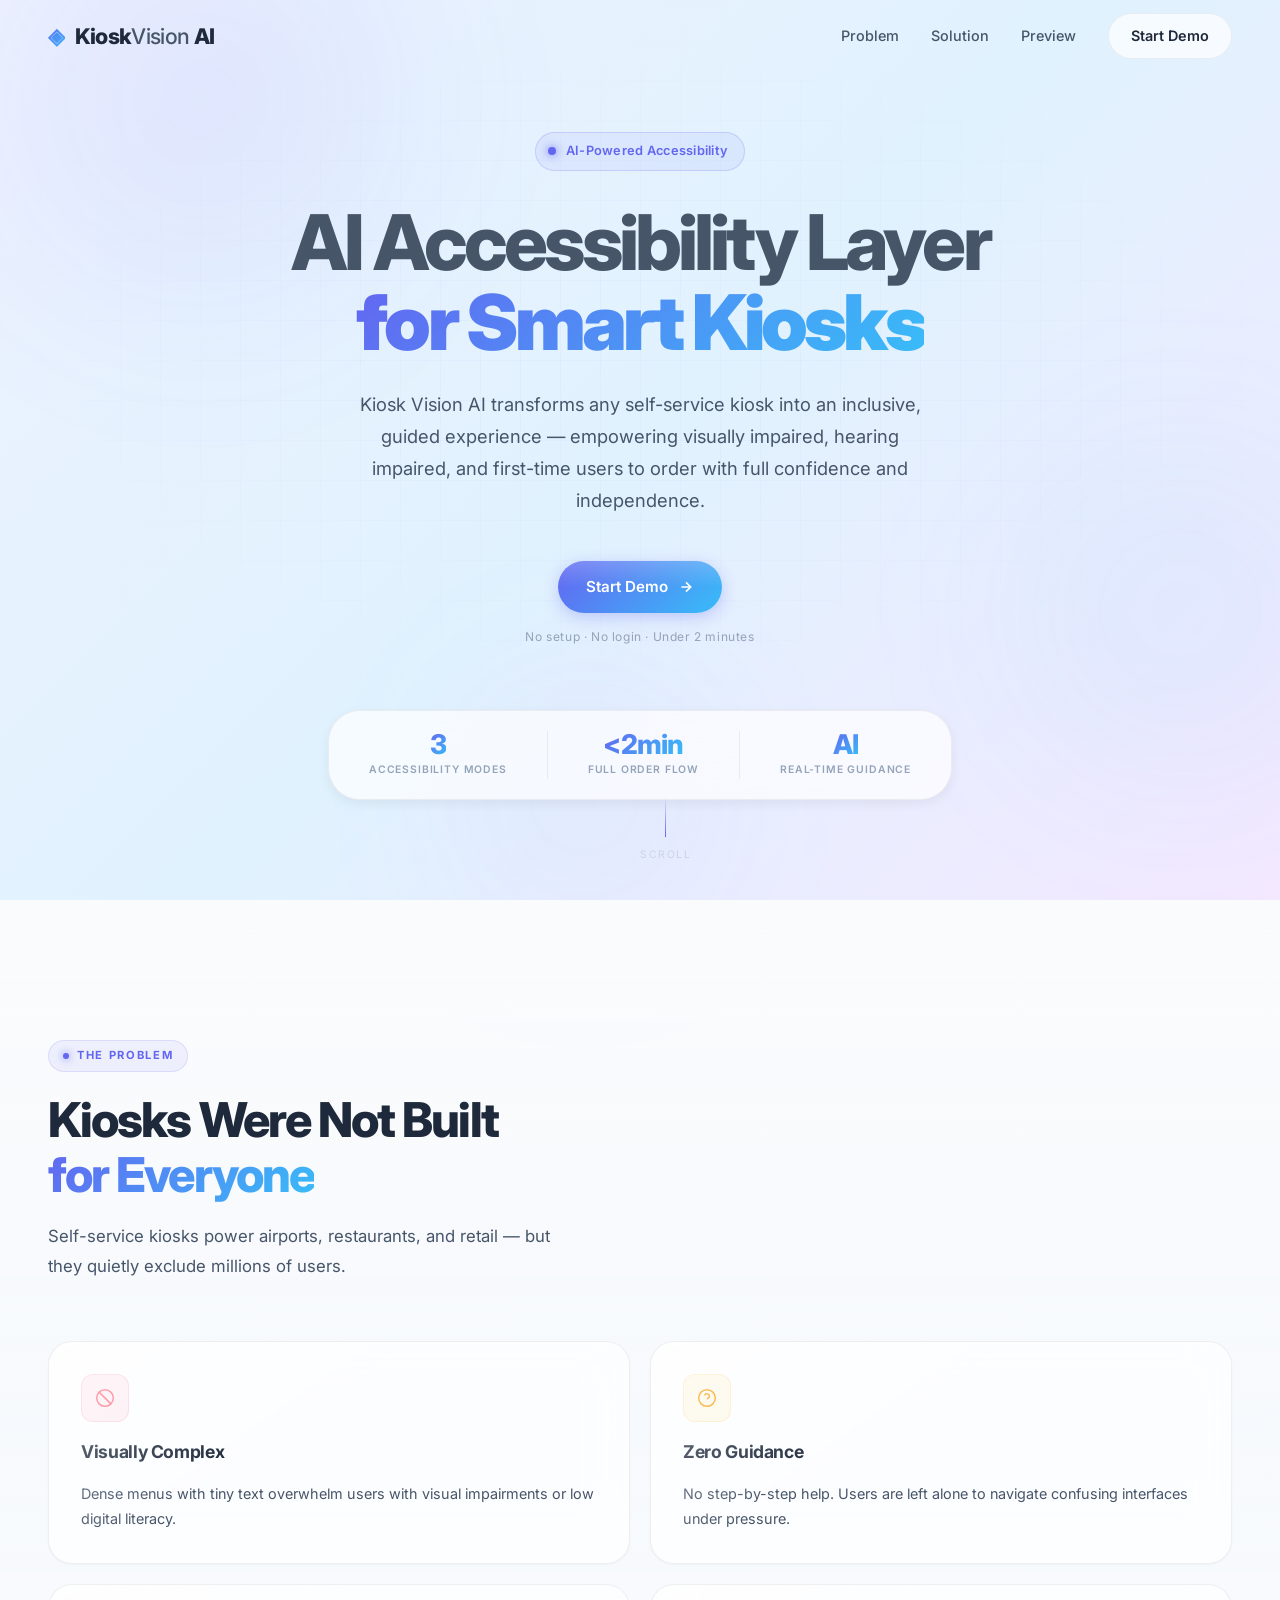
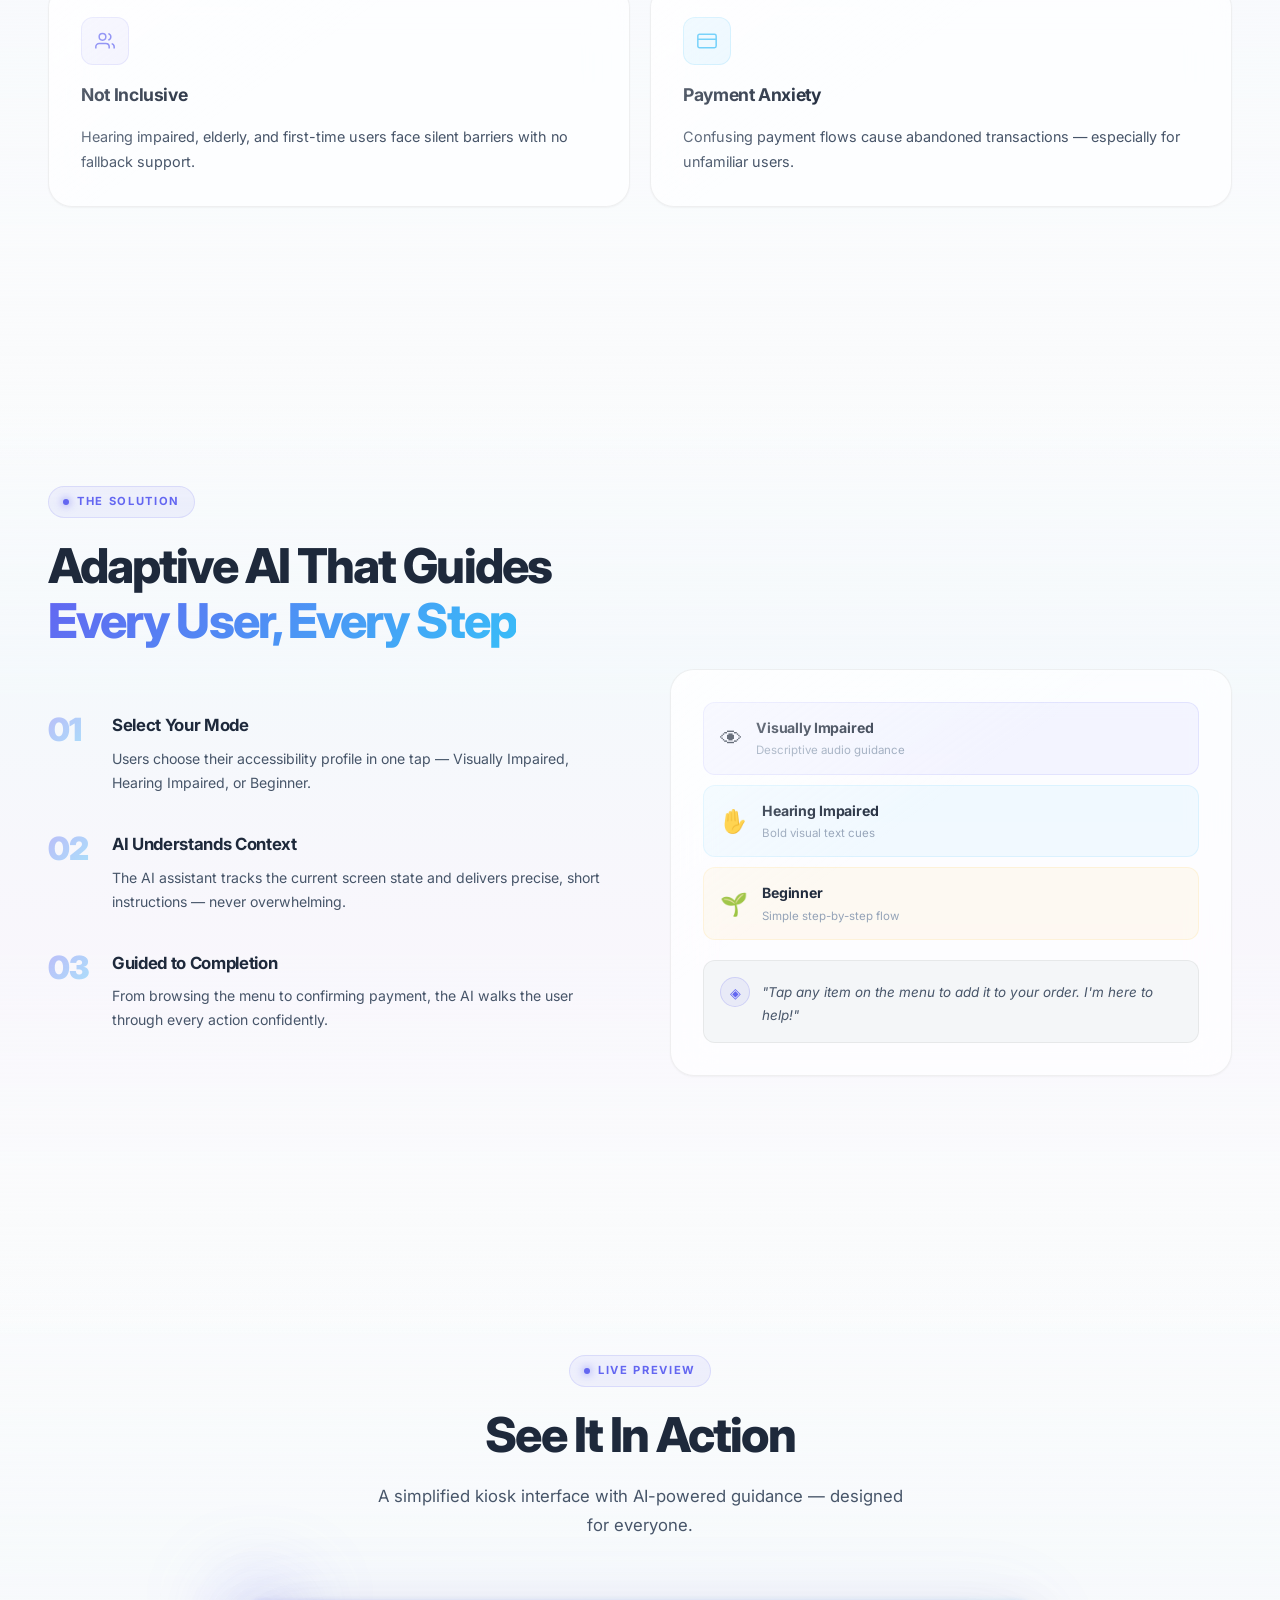
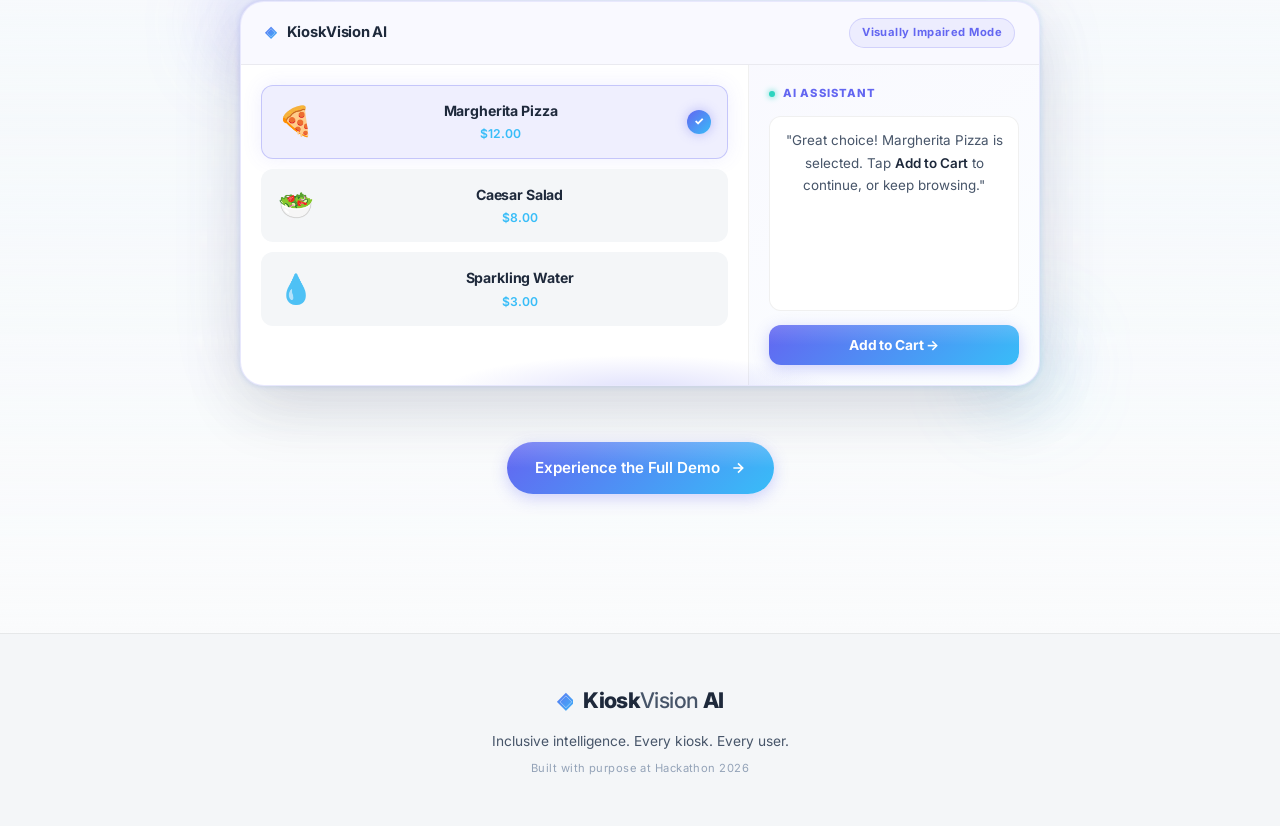
<file: index.html>
<!DOCTYPE html>
<html lang="en">
<head>
  <meta charset="UTF-8" />
  <meta name="viewport" content="width=device-width, initial-scale=1.0" />
  <meta name="description" content="Kiosk Vision AI — An AI-powered accessibility layer that transforms any self-service kiosk into an inclusive, guided, and frictionless experience for everyone." />
  <title>Kiosk Vision AI — Inclusive Kiosk Intelligence</title>
  <link rel="preconnect" href="https://fonts.googleapis.com" />
  <link rel="preconnect" href="https://fonts.gstatic.com" crossorigin />
  <link href="https://fonts.googleapis.com/css2?family=Inter:wght@300;400;500;600;700;800;900&family=Space+Grotesk:wght@400;500;600;700;800&display=swap" rel="stylesheet" />
  <link rel="stylesheet" href="styles.css" />
</head>
<body>

  <!-- ─── Background Layers ─── -->
  <div class="bg-layer" aria-hidden="true">
    <div class="bg-gradient"></div>
    <div class="bg-orb bg-orb-1"></div>
    <div class="bg-orb bg-orb-2"></div>
    <div class="bg-orb bg-orb-3"></div>
    <div class="bg-grid"></div>
  </div>

  <!-- ─── Navigation ─── -->
  <nav class="navbar" id="navbar">
    <div class="nav-inner">
      <div class="nav-logo">
        <span class="logo-icon" aria-hidden="true">◈</span>
        <span class="logo-text">Kiosk<span class="logo-accent">Vision</span> AI</span>
      </div>
      <div class="nav-links">
        <a href="#problem" class="nav-link">Problem</a>
        <a href="#solution" class="nav-link">Solution</a>
        <a href="#preview" class="nav-link">Preview</a>
        <a href="demo.html" class="btn-nav" id="nav-cta">Start Demo</a>
      </div>
    </div>
  </nav>

  <!-- ─── HERO SECTION ─── -->
  <section class="hero" id="hero" aria-labelledby="hero-headline">
    <div class="hero-inner">

      <div class="hero-badge animate-fade-up" style="--delay: 0s">
        <span class="badge-dot"></span>
        <span>AI-Powered Accessibility</span>
      </div>

      <h1 class="hero-headline animate-fade-up" id="hero-headline" style="--delay: 0.1s">
        <span class="hero-headline-line1">AI Accessibility Layer</span><br />
        <span class="gradient-text">for Smart Kiosks</span>
      </h1>

      <p class="hero-subtext animate-fade-up" style="--delay: 0.2s">
        Kiosk Vision AI transforms any self-service kiosk into an inclusive, guided experience — empowering visually impaired, hearing impaired, and first-time users to order with full confidence and independence.
      </p>

      <div class="hero-cta animate-fade-up" style="--delay: 0.3s">
        <a href="demo.html" class="btn-primary" id="hero-start-demo">
          <span>Start Demo</span>
          <svg class="btn-arrow" viewBox="0 0 24 24" fill="none" stroke="currentColor" stroke-width="2.5" aria-hidden="true"><path d="M5 12h14M12 5l7 7-7 7"/></svg>
        </a>
        <span class="hero-cta-note">No setup · No login · Under 2 minutes</span>
      </div>

      <div class="hero-stats animate-fade-up" style="--delay: 0.45s">
        <div class="stat-pill">
          <span class="stat-num">3</span>
          <span class="stat-label">Accessibility Modes</span>
        </div>
        <div class="stat-divider" aria-hidden="true"></div>
        <div class="stat-pill">
          <span class="stat-num">&lt;2min</span>
          <span class="stat-label">Full Order Flow</span>
        </div>
        <div class="stat-divider" aria-hidden="true"></div>
        <div class="stat-pill">
          <span class="stat-num">AI</span>
          <span class="stat-label">Real-time Guidance</span>
        </div>
      </div>

    </div>

    <!-- Scroll indicator -->
    <div class="scroll-hint animate-fade-up" style="--delay: 0.7s" aria-hidden="true">
      <div class="scroll-line"></div>
      <span>Scroll</span>
    </div>
  </section>

  <!-- ─── PROBLEM SECTION ─── -->
  <section class="section problem-section" id="problem" aria-labelledby="problem-headline">
    <div class="section-inner">

      <div class="section-label animate-on-scroll">The Problem</div>
      <h2 class="section-headline animate-on-scroll" id="problem-headline">
        Kiosks Were Not Built<br /><span class="gradient-text">for Everyone</span>
      </h2>
      <p class="section-subtext animate-on-scroll">
        Self-service kiosks power airports, restaurants, and retail — but they quietly exclude millions of users.
      </p>

      <div class="problem-grid">

        <div class="glass-card problem-card animate-on-scroll" style="--card-delay: 0s">
          <div class="card-icon-wrap problem-icon-1" aria-hidden="true">
            <svg viewBox="0 0 24 24" fill="none" stroke="currentColor" stroke-width="1.8"><circle cx="12" cy="12" r="10"/><line x1="4.93" y1="4.93" x2="19.07" y2="19.07"/></svg>
          </div>
          <h3>Visually Complex</h3>
          <p>Dense menus with tiny text overwhelm users with visual impairments or low digital literacy.</p>
        </div>

        <div class="glass-card problem-card animate-on-scroll" style="--card-delay: 0.1s">
          <div class="card-icon-wrap problem-icon-2" aria-hidden="true">
            <svg viewBox="0 0 24 24" fill="none" stroke="currentColor" stroke-width="1.8"><path d="M9.09 9a3 3 0 0 1 5.83 1c0 2-3 3-3 3"/><circle cx="12" cy="12" r="10"/><line x1="12" y1="17" x2="12.01" y2="17"/></svg>
          </div>
          <h3>Zero Guidance</h3>
          <p>No step-by-step help. Users are left alone to navigate confusing interfaces under pressure.</p>
        </div>

        <div class="glass-card problem-card animate-on-scroll" style="--card-delay: 0.2s">
          <div class="card-icon-wrap problem-icon-3" aria-hidden="true">
            <svg viewBox="0 0 24 24" fill="none" stroke="currentColor" stroke-width="1.8"><path d="M17 21v-2a4 4 0 0 0-4-4H5a4 4 0 0 0-4 4v2"/><circle cx="9" cy="7" r="4"/><path d="M23 21v-2a4 4 0 0 0-3-3.87M16 3.13a4 4 0 0 1 0 7.75"/></svg>
          </div>
          <h3>Not Inclusive</h3>
          <p>Hearing impaired, elderly, and first-time users face silent barriers with no fallback support.</p>
        </div>

        <div class="glass-card problem-card animate-on-scroll" style="--card-delay: 0.3s">
          <div class="card-icon-wrap problem-icon-4" aria-hidden="true">
            <svg viewBox="0 0 24 24" fill="none" stroke="currentColor" stroke-width="1.8"><rect x="1" y="4" width="22" height="16" rx="2" ry="2"/><line x1="1" y1="10" x2="23" y2="10"/></svg>
          </div>
          <h3>Payment Anxiety</h3>
          <p>Confusing payment flows cause abandoned transactions — especially for unfamiliar users.</p>
        </div>

      </div>
    </div>
  </section>

  <!-- ─── SOLUTION SECTION ─── -->
  <section class="section solution-section" id="solution" aria-labelledby="solution-headline">
    <div class="section-inner">

      <div class="section-label animate-on-scroll">The Solution</div>
      <h2 class="section-headline animate-on-scroll" id="solution-headline">
        Adaptive AI That Guides<br /><span class="gradient-text">Every User, Every Step</span>
      </h2>

      <div class="solution-layout">

        <div class="solution-features">

          <div class="sol-feature animate-on-scroll" style="--card-delay: 0s">
            <div class="sol-feature-num">01</div>
            <div class="sol-feature-body">
              <h3>Select Your Mode</h3>
              <p>Users choose their accessibility profile in one tap — Visually Impaired, Hearing Impaired, or Beginner.</p>
            </div>
          </div>

          <div class="sol-feature animate-on-scroll" style="--card-delay: 0.1s">
            <div class="sol-feature-num">02</div>
            <div class="sol-feature-body">
              <h3>AI Understands Context</h3>
              <p>The AI assistant tracks the current screen state and delivers precise, short instructions — never overwhelming.</p>
            </div>
          </div>

          <div class="sol-feature animate-on-scroll" style="--card-delay: 0.2s">
            <div class="sol-feature-num">03</div>
            <div class="sol-feature-body">
              <h3>Guided to Completion</h3>
              <p>From browsing the menu to confirming payment, the AI walks the user through every action confidently.</p>
            </div>
          </div>

        </div>

        <div class="solution-visual animate-on-scroll glass-card" style="--card-delay: 0.15s" aria-label="Illustration of AI guidance modes">
          <div class="mode-cards">
            <div class="mode-chip mode-visual">
              <span class="mode-chip-icon" aria-hidden="true">👁</span>
              <div>
                <div class="mode-chip-title">Visually Impaired</div>
                <div class="mode-chip-desc">Descriptive audio guidance</div>
              </div>
            </div>
            <div class="mode-chip mode-hearing">
              <span class="mode-chip-icon" aria-hidden="true">✋</span>
              <div>
                <div class="mode-chip-title">Hearing Impaired</div>
                <div class="mode-chip-desc">Bold visual text cues</div>
              </div>
            </div>
            <div class="mode-chip mode-beginner">
              <span class="mode-chip-icon" aria-hidden="true">🌱</span>
              <div>
                <div class="mode-chip-title">Beginner</div>
                <div class="mode-chip-desc">Simple step-by-step flow</div>
              </div>
            </div>
          </div>
          <div class="ai-chat-preview" aria-label="AI assistant preview">
            <div class="chat-bubble ai-bubble">
              <span class="chat-avatar" aria-hidden="true">◈</span>
              <span>"Tap any item on the menu to add it to your order. I'm here to help!"</span>
            </div>
          </div>
        </div>

      </div>
    </div>
  </section>

  <!-- ─── VISUAL PREVIEW SECTION ─── -->
  <section class="section preview-section" id="preview" aria-labelledby="preview-headline">
    <div class="section-inner">

      <div class="section-label animate-on-scroll">Live Preview</div>
      <h2 class="section-headline animate-on-scroll" id="preview-headline">
        See It In Action
      </h2>
      <p class="section-subtext animate-on-scroll">
        A simplified kiosk interface with AI-powered guidance — designed for everyone.
      </p>

      <div class="kiosk-frame-wrap animate-on-scroll">
        <div class="kiosk-frame" role="img" aria-label="Mock kiosk interface with AI assistant panel">

          <!-- Mock Kiosk Header -->
          <div class="kiosk-header">
            <div class="kiosk-brand">
              <span class="kiosk-brand-icon" aria-hidden="true">◈</span>
              <span>KioskVision AI</span>
            </div>
            <div class="kiosk-mode-badge">Visually Impaired Mode</div>
          </div>

          <!-- Mock Menu Items -->
          <div class="kiosk-body">
            <div class="kiosk-menu">
              <div class="kiosk-item kiosk-item-selected" aria-label="Margherita Pizza, $12, selected">
                <div class="kiosk-item-emoji" aria-hidden="true">🍕</div>
                <div class="kiosk-item-info">
                  <div class="kiosk-item-name">Margherita Pizza</div>
                  <div class="kiosk-item-price">$12.00</div>
                </div>
                <div class="kiosk-item-check" aria-hidden="true">✓</div>
              </div>
              <div class="kiosk-item" aria-label="Caesar Salad, $8">
                <div class="kiosk-item-emoji" aria-hidden="true">🥗</div>
                <div class="kiosk-item-info">
                  <div class="kiosk-item-name">Caesar Salad</div>
                  <div class="kiosk-item-price">$8.00</div>
                </div>
              </div>
              <div class="kiosk-item" aria-label="Sparkling Water, $3">
                <div class="kiosk-item-emoji" aria-hidden="true">💧</div>
                <div class="kiosk-item-info">
                  <div class="kiosk-item-name">Sparkling Water</div>
                  <div class="kiosk-item-price">$3.00</div>
                </div>
              </div>
            </div>

            <!-- AI Panel -->
            <div class="kiosk-ai-panel">
              <div class="kiosk-ai-header">
                <span class="kiosk-ai-dot" aria-hidden="true"></span>
                <span>AI Assistant</span>
              </div>
              <div class="kiosk-ai-message">
                "Great choice! Margherita Pizza is selected. Tap <strong>Add to Cart</strong> to continue, or keep browsing."
              </div>
              <button class="kiosk-ai-btn" aria-label="Add Margherita Pizza to cart">Add to Cart →</button>
            </div>
          </div>

          <!-- Kiosk Glow -->
          <div class="kiosk-glow" aria-hidden="true"></div>
        </div>

        <!-- Frame Decorations -->
        <div class="frame-deco frame-deco-tl" aria-hidden="true"></div>
        <div class="frame-deco frame-deco-br" aria-hidden="true"></div>
      </div>

      <div class="preview-cta animate-on-scroll">
        <a href="demo.html" class="btn-primary" id="preview-start-demo">
          <span>Experience the Full Demo</span>
          <svg class="btn-arrow" viewBox="0 0 24 24" fill="none" stroke="currentColor" stroke-width="2.5" aria-hidden="true"><path d="M5 12h14M12 5l7 7-7 7"/></svg>
        </a>
      </div>

    </div>
  </section>

  <!-- ─── FOOTER ─── -->
  <footer class="footer">
    <div class="footer-inner">
      <div class="footer-logo">
        <span class="logo-icon" aria-hidden="true">◈</span>
        <span class="logo-text">Kiosk<span class="logo-accent">Vision</span> AI</span>
      </div>
      <p class="footer-tagline">Inclusive intelligence. Every kiosk. Every user.</p>
      <p class="footer-copy">Built with purpose at Hackathon 2026</p>
    </div>
  </footer>

  <script src="app.js"></script>
</body>
</html>
</file>
<file: styles.css>
/* ================================================================
   KIOSK VISION AI — Premium Light Theme
   Design: Apple / Stripe / Linear inspired
   ================================================================ */

:root {
  /* Light Theme Colors */
  --bg-base: #FAFBFC;
  --bg-elevated: #FFFFFF;
  --bg-subtle: #F4F6F8;
  
  /* Soft Accent Palette */
  --primary: #6366F1;
  --primary-light: #818CF8;
  --primary-soft: rgba(99, 102, 241, 0.08);
  --accent-blue: #38BDF8;
  --accent-purple: #A78BFA;
  --accent-teal: #2DD4BF;
  --accent-rose: #FB7185;
  
  /* Text Hierarchy */
  --text-primary: #1E293B;
  --text-secondary: #475569;
  --text-muted: #94A3B8;
  --text-light: #CBD5E1;
  
  /* Glass Effect (Light) */
  --glass-bg: rgba(255, 255, 255, 0.7);
  --glass-bg-hover: rgba(255, 255, 255, 0.85);
  --glass-border: rgba(0, 0, 0, 0.06);
  --glass-border-hover: rgba(99, 102, 241, 0.15);
  
  /* Gradients */
  --grad-brand: linear-gradient(135deg, #6366F1 0%, #38BDF8 100%);
  --grad-soft: linear-gradient(180deg, #FFFFFF 0%, #F4F6F8 100%);
  --grad-hero: linear-gradient(135deg, #EEF2FF 0%, #E0F2FE 50%, #F3E8FF 100%);
  
  /* Typography */
  --f-display: 'Inter', -apple-system, BlinkMacSystemFont, sans-serif;
  --f-body: 'Inter', -apple-system, BlinkMacSystemFont, sans-serif;
  
  /* Easings */
  --ease-smooth: cubic-bezier(0.4, 0, 0.2, 1);
  --ease-out: cubic-bezier(0.16, 1, 0.3, 1);
  --ease-bounce: cubic-bezier(0.34, 1.56, 0.64, 1);
  
  /* Radius */
  --r-sm: 8px;
  --r-md: 12px;
  --r-lg: 16px;
  --r-xl: 24px;
  --r-2xl: 32px;
  --r-full: 9999px;
  
  /* Shadows - Layered for depth */
  --shadow-sm: 0 1px 2px rgba(0, 0, 0, 0.04);
  --shadow-md: 0 4px 12px rgba(0, 0, 0, 0.06);
  --shadow-lg: 0 12px 40px rgba(0, 0, 0, 0.08);
  --shadow-xl: 0 24px 60px rgba(0, 0, 0, 0.12);
  --shadow-glow: 0 0 40px rgba(99, 102, 241, 0.15);
  
  /* Spacing */
  --space-section: 120px;
  --header-height: 72px;
}

/* ── Reset & Base ── */
*, *::before, *::after { box-sizing: border-box; margin: 0; padding: 0; }

html {
  scroll-behavior: smooth;
  font-size: 16px;
  -webkit-text-size-adjust: 100%;
}

body {
  font-family: var(--f-body);
  background: var(--bg-base);
  color: var(--text-primary);
  line-height: 1.6;
  overflow-x: hidden;
  position: relative;
  min-height: 100vh;
  -webkit-font-smoothing: antialiased;
  -moz-osx-font-smoothing: grayscale;
  transition: opacity 0.4s var(--ease-smooth);
}

body.page-leave { opacity: 0; }
a { text-decoration: none; color: inherit; }
svg, img { display: block; }
strong { font-weight: 600; color: var(--text-primary); }

/* ================================================================
   BACKGROUND - Soft Gradient Layers
   ================================================================ */
.bg-layer {
  position: fixed;
  inset: 0;
  z-index: -1;
  pointer-events: none;
  background: var(--grad-hero);
}

.bg-gradient {
  position: absolute;
  width: 100%;
  height: 100%;
  background: var(--grad-hero);
  opacity: 1;
}

.bg-orb {
  position: absolute;
  border-radius: 50%;
  filter: blur(80px);
  opacity: 0.5;
  will-change: transform;
  animation: orb-float 20s ease-in-out infinite;
}

.bg-orb-1 {
  width: 600px;
  height: 600px;
  top: -200px;
  left: -100px;
  background: radial-gradient(circle, rgba(99, 102, 241, 0.2) 0%, transparent 70%);
}

.bg-orb-2 {
  width: 500px;
  height: 500px;
  top: 40%;
  right: -150px;
  background: radial-gradient(circle, rgba(56, 189, 248, 0.18) 0%, transparent 70%);
  animation-delay: -8s;
}

.bg-orb-3 {
  width: 400px;
  height: 400px;
  bottom: -100px;
  left: 30%;
  background: radial-gradient(circle, rgba(167, 139, 250, 0.15) 0%, transparent 70%);
  animation-delay: -4s;
}

.bg-grid {
  position: absolute;
  inset: 0;
  background-image: 
    linear-gradient(rgba(99, 102, 241, 0.03) 1px, transparent 1px),
    linear-gradient(90deg, rgba(99, 102, 241, 0.03) 1px, transparent 1px);
  background-size: 40px 40px;
  mask-image: radial-gradient(ellipse 80% 60% at 50% 40%, black 20%, transparent 70%);
  -webkit-mask-image: radial-gradient(ellipse 80% 60% at 50% 40%, black 20%, transparent 70%);
}

@keyframes orb-float {
  0%, 100% { transform: translate(0, 0) scale(1); }
  33% { transform: translate(20px, -30px) scale(1.03); }
  66% { transform: translate(-15px, 20px) scale(0.98); }
}

/* ================================================================
   NAVBAR - Glassmorphism Light
   ================================================================ */
.navbar {
  position: fixed;
  top: 0;
  left: 0;
  right: 0;
  z-index: 200;
  padding: 0 48px;
  transition: all 0.4s var(--ease-smooth);
}

.navbar.scrolled {
  background: var(--glass-bg);
  backdrop-filter: blur(20px) saturate(180%);
  -webkit-backdrop-filter: blur(20px) saturate(180%);
  box-shadow: var(--shadow-sm);
  border-bottom: 1px solid var(--glass-border);
}

.nav-inner {
  max-width: 1200px;
  margin: 0 auto;
  height: var(--header-height);
  display: flex;
  align-items: center;
  justify-content: space-between;
}

/* Logo */
.nav-logo {
  display: flex;
  align-items: center;
  gap: 10px;
  font-family: var(--f-display);
  font-weight: 700;
  font-size: 1.15rem;
  letter-spacing: -0.02em;
}

.logo-icon {
  font-size: 1.4rem;
  background: var(--grad-brand);
  -webkit-background-clip: text;
  -webkit-text-fill-color: transparent;
  background-clip: text;
}

.logo-text {
  font-family: var(--f-display);
  font-weight: 800;
  font-size: 1.35rem;
  letter-spacing: -0.03em;
  color: var(--text-primary);
}

.logo-accent {
  font-weight: 500;
  color: var(--text-secondary);
}

/* Nav Links */
.nav-links {
  display: flex;
  align-items: center;
  gap: 32px;
}

.nav-link {
  font-size: 0.9rem;
  font-weight: 500;
  color: var(--text-secondary);
  position: relative;
  padding: 6px 0;
  transition: color 0.25s var(--ease-smooth);
}

.nav-link:hover {
  color: var(--text-primary);
}

.nav-link::after {
  content: '';
  position: absolute;
  bottom: 0;
  left: 0;
  width: 0;
  height: 2px;
  background: var(--grad-brand);
  border-radius: 2px;
  transition: width 0.3s var(--ease-out);
}

.nav-link:hover::after {
  width: 100%;
}

/* Nav CTA Button */
.btn-nav {
  display: inline-flex;
  align-items: center;
  justify-content: center;
  padding: 10px 22px;
  border-radius: var(--r-full);
  font-family: var(--f-display);
  font-size: 0.9rem;
  font-weight: 600;
  background: var(--glass-bg);
  border: 1px solid var(--glass-border);
  color: var(--text-primary);
  cursor: pointer;
  transition: all 0.3s var(--ease-out);
}

.btn-nav:hover {
  background: var(--glass-bg-hover);
  border-color: var(--glass-border-hover);
  transform: translateY(-2px);
  box-shadow: var(--shadow-md);
}

/* ================================================================
   BUTTONS - Primary
   ================================================================ */
.btn-primary {
  display: inline-flex;
  align-items: center;
  justify-content: center;
  gap: 10px;
  padding: 14px 28px;
  border-radius: var(--r-full);
  font-family: var(--f-display);
  font-size: 0.95rem;
  font-weight: 600;
  background: var(--grad-brand);
  color: white;
  border: none;
  cursor: pointer;
  position: relative;
  overflow: hidden;
  transition: all 0.4s var(--ease-out);
  box-shadow: 0 4px 16px rgba(99, 102, 241, 0.3);
}

.btn-primary::before {
  content: '';
  position: absolute;
  inset: 0;
  background: linear-gradient(180deg, rgba(255,255,255,0.2) 0%, transparent 50%);
  pointer-events: none;
}

.btn-primary:hover {
  transform: translateY(-3px) scale(1.02);
  box-shadow: 0 8px 30px rgba(99, 102, 241, 0.4);
}

.btn-primary:active {
  transform: scale(0.97);
  transition: transform 0.1s;
}

.btn-arrow {
  width: 16px;
  height: 16px;
  flex-shrink: 0;
  transition: transform 0.25s var(--ease-out);
}

.btn-primary:hover .btn-arrow {
  transform: translateX(4px);
}

/* ================================================================
   GRADIENT TEXT
   ================================================================ */
.gradient-text {
  background: var(--grad-brand);
  -webkit-background-clip: text;
  -webkit-text-fill-color: transparent;
  background-clip: text;
}

/* ================================================================
   SECTIONS - Stacked Scroll Effect
   ================================================================ */
.section {
  position: relative;
  z-index: 1;
  padding: var(--space-section) 48px;
  margin-bottom: -1px;
}

.section-inner {
  max-width: 1200px;
  margin: 0 auto;
}

/* Stacked scroll effect - sections overlap slightly */
.hero,
.section {
  position: relative;
}

.hero {
  min-height: 100vh;
  display: flex;
  flex-direction: column;
  align-items: center;
  justify-content: center;
  text-align: center;
  padding: calc(var(--header-height) + 60px) 48px 100px;
}

/* Stacked section effect */
.section {
  padding-top: 140px;
  padding-bottom: 140px;
  background: var(--bg-base);
  clip-path: inset(0 0 -2px 0);
}

.section::before {
  content: '';
  position: absolute;
  top: 0;
  left: 0;
  right: 0;
  height: 120px;
  background: linear-gradient(to bottom, var(--bg-base), transparent);
  pointer-events: none;
  z-index: 2;
}

/* Section Label */
.section-label {
  display: inline-flex;
  align-items: center;
  gap: 8px;
  font-family: var(--f-display);
  font-size: 0.7rem;
  font-weight: 700;
  letter-spacing: 0.15em;
  text-transform: uppercase;
  color: var(--primary);
  margin-bottom: 20px;
  padding: 6px 14px;
  background: var(--primary-soft);
  border: 1px solid rgba(99, 102, 241, 0.15);
  border-radius: var(--r-full);
}

.section-label::before {
  content: '';
  width: 6px;
  height: 6px;
  border-radius: 50%;
  background: var(--primary);
  box-shadow: 0 0 8px var(--primary);
}

/* Section Headline */
.section-headline {
  font-family: var(--f-display);
  font-size: clamp(2rem, 4vw, 3rem);
  font-weight: 800;
  line-height: 1.15;
  letter-spacing: -0.04em;
  margin-bottom: 20px;
  color: var(--text-primary);
}

/* Section Subtext */
.section-subtext {
  font-size: 1.05rem;
  font-weight: 400;
  color: var(--text-secondary);
  line-height: 1.75;
  max-width: 540px;
  margin-bottom: 60px;
}

/* ================================================================
   HERO
   ================================================================ */
.hero-inner {
  position: relative;
  z-index: 1;
  max-width: 840px;
  margin: 0 auto;
  display: flex;
  flex-direction: column;
  align-items: center;
}

/* Hero Badge */
.hero-badge {
  display: inline-flex;
  align-items: center;
  gap: 10px;
  padding: 8px 16px 8px 12px;
  background: var(--primary-soft);
  border: 1px solid rgba(99, 102, 241, 0.2);
  border-radius: var(--r-full);
  font-family: var(--f-display);
  font-size: 0.8rem;
  font-weight: 600;
  color: var(--primary);
  letter-spacing: 0.02em;
  margin-bottom: 32px;
}

.badge-dot {
  width: 8px;
  height: 8px;
  border-radius: 50%;
  background: var(--primary);
  box-shadow: 0 0 10px var(--primary);
  animation: pulse 2s ease-in-out infinite;
  flex-shrink: 0;
}

@keyframes pulse {
  0%, 100% { opacity: 1; transform: scale(1); }
  50% { opacity: 0.6; transform: scale(0.85); }
}

/* Hero Headline */
.hero-headline {
  font-family: var(--f-display);
  font-size: clamp(2.8rem, 6vw, 5rem);
  font-weight: 900;
  line-height: 1.05;
  letter-spacing: -0.05em;
  color: var(--text-primary);
  margin-bottom: 24px;
}

.hero-headline .hero-headline-line1 {
  color: var(--text-secondary);
  font-weight: 800;
}

/* Hero Subtext */
.hero-subtext {
  font-size: clamp(1rem, 1.6vw, 1.15rem);
  font-weight: 400;
  color: var(--text-secondary);
  line-height: 1.75;
  max-width: 600px;
  margin-bottom: 44px;
}

/* CTA Group */
.hero-cta {
  display: flex;
  flex-direction: column;
  align-items: center;
  gap: 14px;
  margin-bottom: 64px;
}

.hero-cta-note {
  font-size: 0.75rem;
  color: var(--text-muted);
  letter-spacing: 0.05em;
}

/* Stats Bar */
.hero-stats {
  display: flex;
  align-items: stretch;
  background: var(--glass-bg);
  border: 1px solid var(--glass-border);
  border-radius: var(--r-2xl);
  padding: 20px 40px;
  gap: 40px;
  backdrop-filter: blur(20px);
  -webkit-backdrop-filter: blur(20px);
  box-shadow: var(--shadow-md);
}

.stat-pill {
  display: flex;
  flex-direction: column;
  align-items: center;
  gap: 4px;
}

.stat-num {
  font-family: var(--f-display);
  font-size: 1.7rem;
  font-weight: 800;
  line-height: 1;
  letter-spacing: -0.03em;
  background: var(--grad-brand);
  -webkit-background-clip: text;
  -webkit-text-fill-color: transparent;
  background-clip: text;
}

.stat-label {
  font-size: 0.65rem;
  font-weight: 600;
  color: var(--text-muted);
  letter-spacing: 0.08em;
  text-transform: uppercase;
  white-space: nowrap;
}

.stat-divider {
  width: 1px;
  align-self: stretch;
  background: var(--glass-border);
}

/* Scroll Hint */
.scroll-hint {
  position: absolute;
  bottom: 36px;
  left: 50%;
  transform: translateX(-50%);
  display: flex;
  flex-direction: column;
  align-items: center;
  gap: 10px;
  z-index: 1;
}

.scroll-hint span {
  font-size: 0.65rem;
  letter-spacing: 0.15em;
  text-transform: uppercase;
  color: var(--text-light);
}

.scroll-line {
  width: 1px;
  height: 40px;
  background: linear-gradient(to bottom, transparent 0%, var(--primary) 100%);
  animation: scroll-fall 2s ease-in-out infinite;
}

@keyframes scroll-fall {
  0% { opacity: 0; transform: scaleY(0); transform-origin: top; }
  40% { opacity: 1; }
  80% { opacity: 1; transform: scaleY(1); }
  100% { opacity: 0; transform: scaleY(1) translateY(10px); }
}

/* ================================================================
   GLASS CARD - Light Version
   ================================================================ */
.glass-card {
  background: var(--glass-bg);
  border: 1px solid var(--glass-border);
  border-radius: var(--r-xl);
  backdrop-filter: blur(20px) saturate(180%);
  -webkit-backdrop-filter: blur(20px) saturate(180%);
  position: relative;
  overflow: hidden;
  transition: all 0.4s var(--ease-out);
  box-shadow: var(--shadow-sm);
}

.glass-card::before {
  content: '';
  position: absolute;
  inset: 0;
  background: linear-gradient(145deg, rgba(255,255,255,0.5) 0%, transparent 40%);
  pointer-events: none;
  border-radius: inherit;
}

.glass-card:hover {
  border-color: var(--glass-border-hover);
  transform: translateY(-6px) scale(1.01);
  box-shadow: var(--shadow-lg), var(--shadow-glow);
}

/* ================================================================
   PROBLEM SECTION
   ================================================================ */
.problem-section {
  background: linear-gradient(180deg, 
    var(--bg-base) 0%, 
    rgba(239, 246, 255, 0.3) 50%, 
    var(--bg-base) 100%
  );
}

.problem-grid {
  display: grid;
  grid-template-columns: repeat(2, 1fr);
  gap: 20px;
}

.problem-card {
  padding: 32px;
  display: flex;
  flex-direction: column;
  gap: 16px;
}

.problem-card h3 {
  font-family: var(--f-display);
  font-size: 1.1rem;
  font-weight: 700;
  color: var(--text-primary);
  letter-spacing: -0.02em;
}

.problem-card p {
  font-size: 0.9rem;
  font-weight: 400;
  color: var(--text-secondary);
  line-height: 1.7;
}

.card-icon-wrap {
  width: 48px;
  height: 48px;
  border-radius: var(--r-md);
  display: flex;
  align-items: center;
  justify-content: center;
  flex-shrink: 0;
}

.card-icon-wrap svg {
  width: 20px;
  height: 20px;
}

.problem-icon-1 { 
  background: rgba(251, 113, 133, 0.1); 
  border: 1px solid rgba(251, 113, 133, 0.2); 
  color: var(--accent-rose); 
}
.problem-icon-2 { 
  background: rgba(251, 191, 36, 0.1); 
  border: 1px solid rgba(251, 191, 36, 0.2); 
  color: #F59E0B; 
}
.problem-icon-3 { 
  background: var(--primary-soft); 
  border: 1px solid rgba(99, 102, 241, 0.15); 
  color: var(--primary); 
}
.problem-icon-4 { 
  background: rgba(56, 189, 248, 0.1); 
  border: 1px solid rgba(56, 189, 248, 0.2); 
  color: var(--accent-blue); 
}

/* ================================================================
   SOLUTION SECTION
   ================================================================ */
.solution-section {
  background: linear-gradient(180deg, 
    var(--bg-base) 0%, 
    rgba(224, 242, 254, 0.2) 40%, 
    rgba(243, 232, 255, 0.2) 70%, 
    var(--bg-base) 100%
  );
}

.solution-layout {
  display: grid;
  grid-template-columns: 1fr 1fr;
  gap: 60px;
  align-items: center;
}

.solution-features {
  display: flex;
  flex-direction: column;
  gap: 36px;
}

.sol-feature {
  display: flex;
  gap: 20px;
  align-items: flex-start;
}

.sol-feature-num {
  font-family: var(--f-display);
  font-size: 2rem;
  font-weight: 900;
  line-height: 1;
  letter-spacing: -0.04em;
  background: var(--grad-brand);
  -webkit-background-clip: text;
  -webkit-text-fill-color: transparent;
  background-clip: text;
  opacity: 0.4;
  flex-shrink: 0;
  padding-top: 2px;
  min-width: 44px;
}

.sol-feature-body h3 {
  font-family: var(--f-display);
  font-size: 1.05rem;
  font-weight: 700;
  letter-spacing: -0.02em;
  margin-bottom: 8px;
  color: var(--text-primary);
}

.sol-feature-body p {
  font-size: 0.88rem;
  color: var(--text-secondary);
  line-height: 1.7;
}

/* Solution Visual Card */
.solution-visual {
  padding: 32px;
  display: flex;
  flex-direction: column;
  gap: 20px;
}

.solution-visual.glass-card:hover {
  transform: none;
}

.mode-cards {
  display: flex;
  flex-direction: column;
  gap: 10px;
}

.mode-chip {
  display: flex;
  align-items: center;
  gap: 14px;
  padding: 14px 16px;
  border-radius: var(--r-md);
  border: 1px solid transparent;
  transition: all 0.25s var(--ease-out);
  cursor: default;
}

.mode-chip:hover {
  transform: translateX(6px);
}

.mode-visual {
  background: rgba(99, 102, 241, 0.06);
  border-color: rgba(99, 102, 241, 0.12);
}

.mode-hearing {
  background: rgba(56, 189, 248, 0.06);
  border-color: rgba(56, 189, 248, 0.12);
}

.mode-beginner {
  background: rgba(251, 191, 36, 0.06);
  border-color: rgba(251, 191, 36, 0.12);
}

.mode-chip-icon {
  font-size: 1.4rem;
  line-height: 1;
}

.mode-chip-title {
  font-family: var(--f-display);
  font-size: 0.88rem;
  font-weight: 700;
  color: var(--text-primary);
  letter-spacing: -0.01em;
}

.mode-chip-desc {
  font-size: 0.72rem;
  color: var(--text-muted);
  margin-top: 2px;
}

/* AI Chat Preview */
.ai-chat-preview {
  background: var(--bg-subtle);
  border: 1px solid var(--glass-border);
  border-radius: var(--r-md);
  padding: 16px;
}

.chat-bubble {
  display: flex;
  align-items: flex-start;
  gap: 12px;
}

.chat-avatar {
  flex-shrink: 0;
  width: 30px;
  height: 30px;
  border-radius: 50%;
  background: var(--primary-soft);
  border: 1px solid rgba(99, 102, 241, 0.2);
  display: flex;
  align-items: center;
  justify-content: center;
  font-size: 0.9rem;
  color: var(--primary);
}

.chat-bubble span:last-child {
  font-size: 0.84rem;
  color: var(--text-secondary);
  line-height: 1.65;
  font-style: italic;
  padding-top: 4px;
}

/* ================================================================
   PREVIEW SECTION
   ================================================================ */
.preview-section {
  text-align: center;
  background: linear-gradient(180deg, 
    var(--bg-base) 0%, 
    rgba(224, 242, 254, 0.15) 50%, 
    var(--bg-base) 100%
  );
}

.preview-section .section-inner {
  display: flex;
  flex-direction: column;
  align-items: center;
}

.preview-section .section-subtext {
  margin-left: auto;
  margin-right: auto;
  text-align: center;
}

.kiosk-frame-wrap {
  position: relative;
  margin: 0 auto 56px;
  max-width: 800px;
  width: 100%;
}

.kiosk-frame-wrap::before {
  content: '';
  position: absolute;
  inset: -2px;
  border-radius: calc(var(--r-xl) + 2px);
  background: var(--grad-brand);
  opacity: 0.12;
  filter: blur(2px);
  z-index: 0;
}

.kiosk-frame {
  position: relative;
  z-index: 1;
  background: var(--bg-elevated);
  border: 1px solid rgba(99, 102, 241, 0.15);
  border-radius: var(--r-xl);
  overflow: hidden;
  box-shadow: var(--shadow-xl), 0 0 80px rgba(99, 102, 241, 0.08);
}

.kiosk-glow {
  position: absolute;
  bottom: -40px;
  left: 50%;
  transform: translateX(-50%);
  width: 50%;
  height: 70px;
  background: radial-gradient(ellipse, rgba(99, 102, 241, 0.2) 0%, transparent 70%);
  pointer-events: none;
  z-index: 0;
}

/* Kiosk Header */
.kiosk-header {
  display: flex;
  align-items: center;
  justify-content: space-between;
  padding: 16px 24px;
  border-bottom: 1px solid var(--glass-border);
  background: rgba(99, 102, 241, 0.04);
}

.kiosk-brand {
  display: flex;
  align-items: center;
  gap: 10px;
  font-family: var(--f-display);
  font-size: 0.92rem;
  font-weight: 700;
  letter-spacing: -0.02em;
}

.kiosk-brand-icon {
  background: var(--grad-brand);
  -webkit-background-clip: text;
  -webkit-text-fill-color: transparent;
  background-clip: text;
}

.kiosk-mode-badge {
  font-size: 0.7rem;
  font-weight: 700;
  letter-spacing: 0.04em;
  padding: 5px 12px;
  background: var(--primary-soft);
  border: 1px solid rgba(99, 102, 241, 0.2);
  border-radius: var(--r-full);
  color: var(--primary);
}

/* Kiosk Body */
.kiosk-body {
  display: grid;
  grid-template-columns: 1fr 290px;
  min-height: 320px;
}

.kiosk-menu {
  padding: 20px;
  display: flex;
  flex-direction: column;
  gap: 10px;
  border-right: 1px solid var(--glass-border);
}

.kiosk-item {
  display: flex;
  align-items: center;
  gap: 14px;
  padding: 14px 16px;
  border-radius: var(--r-md);
  background: var(--bg-subtle);
  border: 1px solid transparent;
  cursor: pointer;
  transition: all 0.25s var(--ease-out);
}

.kiosk-item:hover {
  background: var(--primary-soft);
  border-color: rgba(99, 102, 241, 0.15);
  transform: translateX(4px);
}

.kiosk-item-selected {
  background: rgba(99, 102, 241, 0.1) !important;
  border-color: rgba(99, 102, 241, 0.3) !important;
  box-shadow: 0 0 20px rgba(99, 102, 241, 0.1);
}

.kiosk-item-emoji {
  font-size: 1.8rem;
  line-height: 1;
}

.kiosk-item-info {
  flex: 1;
  min-width: 0;
}

.kiosk-item-name {
  font-family: var(--f-display);
  font-size: 0.88rem;
  font-weight: 700;
  color: var(--text-primary);
  letter-spacing: -0.01em;
  white-space: nowrap;
  overflow: hidden;
  text-overflow: ellipsis;
}

.kiosk-item-price {
  font-size: 0.76rem;
  font-weight: 600;
  color: var(--accent-blue);
  margin-top: 2px;
}

.kiosk-item-check {
  margin-left: auto;
  width: 24px;
  height: 24px;
  border-radius: 50%;
  background: var(--grad-brand);
  display: flex;
  align-items: center;
  justify-content: center;
  font-size: 0.7rem;
  color: white;
  font-weight: 800;
  flex-shrink: 0;
  box-shadow: 0 0 12px rgba(99, 102, 241, 0.4);
}

/* AI Panel */
.kiosk-ai-panel {
  padding: 20px;
  display: flex;
  flex-direction: column;
  gap: 14px;
  background: linear-gradient(150deg, rgba(99, 102, 241, 0.04) 0%, rgba(56, 189, 248, 0.02) 100%);
}

.kiosk-ai-header {
  display: flex;
  align-items: center;
  gap: 8px;
  font-family: var(--f-display);
  font-size: 0.7rem;
  font-weight: 800;
  letter-spacing: 0.1em;
  text-transform: uppercase;
  color: var(--primary);
}

.kiosk-ai-dot {
  width: 6px;
  height: 6px;
  border-radius: 50%;
  background: var(--accent-teal);
  box-shadow: 0 0 6px var(--accent-teal);
  animation: pulse 1.8s ease-in-out infinite;
  flex-shrink: 0;
}

.kiosk-ai-message {
  flex: 1;
  font-size: 0.84rem;
  color: var(--text-secondary);
  line-height: 1.65;
  background: var(--bg-elevated);
  border: 1px solid var(--glass-border);
  border-radius: var(--r-md);
  padding: 12px 14px;
}

.kiosk-ai-btn {
  width: 100%;
  padding: 12px;
  background: var(--grad-brand);
  border: none;
  border-radius: var(--r-md);
  font-family: var(--f-display);
  font-size: 0.86rem;
  font-weight: 700;
  letter-spacing: -0.01em;
  color: white;
  cursor: pointer;
  box-shadow: 0 4px 16px rgba(99, 102, 241, 0.3);
  position: relative;
  overflow: hidden;
  transition: all 0.25s var(--ease-out);
}

.kiosk-ai-btn::before {
  content: '';
  position: absolute;
  inset: 0;
  background: linear-gradient(180deg, rgba(255,255,255,0.15) 0%, transparent 50%);
  border-radius: inherit;
  pointer-events: none;
}

.kiosk-ai-btn:hover {
  transform: translateY(-2px);
  box-shadow: 0 6px 24px rgba(99, 102, 241, 0.4);
}

/* Frame decorations */
.frame-deco {
  position: absolute;
  width: 80px;
  height: 80px;
  border-radius: 50%;
  filter: blur(40px);
  pointer-events: none;
  z-index: 0;
}

.frame-deco-tl {
  top: -20px;
  left: -20px;
  background: rgba(99, 102, 241, 0.25);
}

.frame-deco-br {
  bottom: -20px;
  right: -20px;
  background: rgba(56, 189, 248, 0.2);
}

.preview-cta {
  display: flex;
  justify-content: center;
}

/* ================================================================
   FOOTER
   ================================================================ */
.footer {
  position: relative;
  z-index: 1;
  padding: 48px 48px;
  border-top: 1px solid var(--glass-border);
  text-align: center;
  background: var(--bg-subtle);
}

.footer-inner {
  max-width: 1200px;
  margin: 0 auto;
}

.footer-logo {
  display: inline-flex;
  align-items: center;
  justify-content: center;
  gap: 10px;
  font-family: var(--f-display);
  font-weight: 700;
  font-size: 1rem;
  margin-bottom: 12px;
  letter-spacing: -0.02em;
}

.footer-tagline {
  font-size: 0.86rem;
  color: var(--text-secondary);
  margin-bottom: 8px;
}

.footer-copy {
  font-size: 0.7rem;
  color: var(--text-muted);
  letter-spacing: 0.04em;
}

/* ================================================================
   ANIMATIONS
   ================================================================ */

.animate-fade-up {
  opacity: 0;
  animation: fade-up 0.8s var(--ease-bounce) forwards;
  animation-delay: var(--delay, 0s);
}

@keyframes fade-up {
  from {
    opacity: 0;
    transform: translateY(24px);
  }
  to {
    opacity: 1;
    transform: translateY(0);
  }
}

/* Scroll-triggered animations */
.animate-on-scroll {
  opacity: 0;
  transform: translateY(30px);
  transition: opacity 0.7s var(--ease-out), transform 0.7s var(--ease-out);
}

.animate-on-scroll.in-view {
  opacity: 1;
  transform: translateY(0);
}

/* AI message animation */
@keyframes ai-msg-in {
  from { opacity: 0.4; transform: translateY(6px); }
  to { opacity: 1; transform: translateY(0); }
}

/* ================================================================
   RESPONSIVE
   ================================================================ */
@media (max-width: 960px) {
  :root {
    --space-section: 90px;
  }

  .solution-layout {
    grid-template-columns: 1fr;
    gap: 36px;
  }

  .problem-grid {
    grid-template-columns: 1fr;
  }

  .kiosk-body {
    grid-template-columns: 1fr;
  }

  .kiosk-menu {
    border-right: none;
    border-bottom: 1px solid var(--glass-border);
  }

  .hero-stats {
    flex-direction: column;
    align-items: center;
    gap: 18px;
    padding: 22px 32px;
  }

  .stat-divider {
    width: 60px;
    height: 1px;
    align-self: unset;
  }

  .navbar {
    padding: 0 24px;
  }

  .nav-links .nav-link {
    display: none;
  }
}

@media (max-width: 640px) {
  :root {
    --space-section: 70px;
    --header-height: 64px;
  }

  .hero {
    padding: calc(var(--header-height) + 40px) 24px 80px;
  }

  .section {
    padding: var(--space-section) 24px;
  }

  .navbar {
    padding: 0 20px;
  }

  .hero-headline {
    letter-spacing: -0.04em;
  }

  .hero-stats {
    padding: 18px 24px;
  }

  .hero-badge,
  .section-label {
    font-size: 0.65rem;
    padding: 5px 12px;
  }

  .btn-primary {
    padding: 12px 24px;
    font-size: 0.9rem;
  }

  .kiosk-frame-wrap {
    margin-bottom: 40px;
  }
}
</file>
